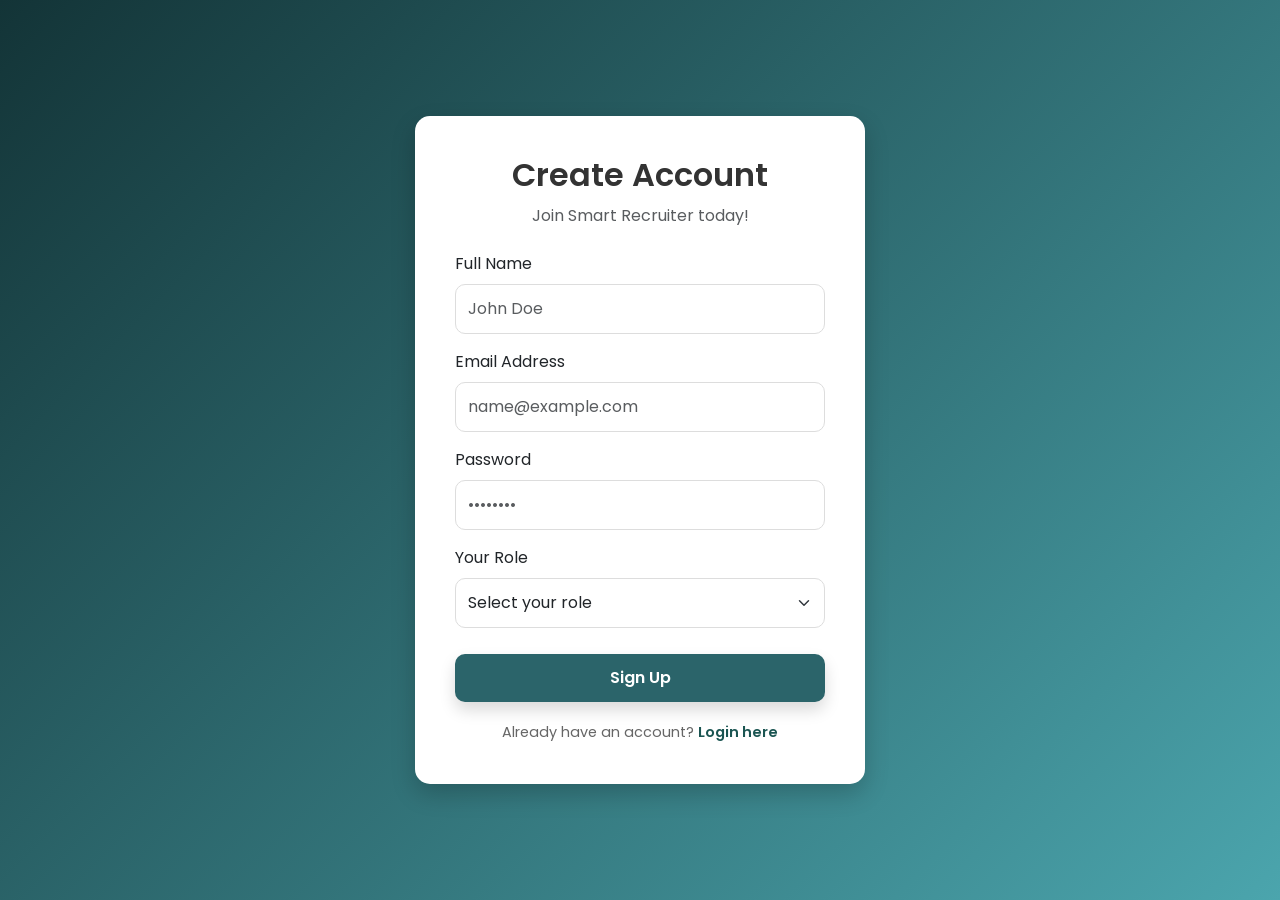
<file: templates/register.html>
<!DOCTYPE html>
<html lang="en">
<head>
    <meta charset="UTF-8">
    <meta name="viewport" content="width=device-width, initial-scale=1.0">
    <title>Register | Smart Recruiter</title>
    <link href="https://cdn.jsdelivr.net/npm/bootstrap@5.3.0/dist/css/bootstrap.min.css" rel="stylesheet">
    <link href="https://fonts.googleapis.com/css2?family=Poppins:wght@300;400;600&display=swap" rel="stylesheet">
    
    <style>
        body {
            font-family: 'Poppins', sans-serif;
            background: linear-gradient(135deg, #133437 0%, #4ba5ad 100%);
            min-height: 100vh;
            display: flex;
            align-items: center;
            justify-content: center;
            margin: 0;
            padding: 20px;
        }
        .register-card {
            background: #ffffff;
            padding: 40px;
            border-radius: 15px;
            box-shadow: 0 10px 25px rgba(0,0,0,0.2);
            width: 100%;
            max-width: 450px;
        }
        .register-card h2 {
            font-weight: 600;
            color: #333;
            margin-bottom: 10px;
            text-align: center;
        }
        .form-control, .form-select {
            border-radius: 10px;
            padding: 12px;
            margin-bottom: 15px;
            border: 1px solid #ddd;
        }
        .btn-register {
            background: #2b646a;
            color: white;
            width: 100%;
            padding: 12px;
            border-radius: 10px;
            font-weight: 600;
            border: none;
            transition: 0.3s;
            margin-top: 10px;
        }
        .btn-register:hover {
            background: #44919a;
            transform: translateY(-2px);
            color: white;
        }
        .footer-text {
            text-align: center;
            margin-top: 20px;
            font-size: 0.9rem;
            color: #666;
        }
        .footer-text a {
            color: #1b5552;
            text-decoration: none;
            font-weight: 600;
        }
    </style>
</head>
<body>

<div class="register-card">
    <h2>Create Account</h2>
    <p class="text-center text-muted mb-4">Join Smart Recruiter today!</p>
    
    <form action="/register_user" method="POST">
        <div class="mb-3">
            <label class="form-label">Full Name</label>
            <input type="text" name="username" class="form-control" placeholder="John Doe" required>
        </div>

        <div class="mb-3">
            <label class="form-label">Email Address</label>
            <input type="email" name="email" class="form-control" placeholder="name@example.com" required>
        </div>
        
        <div class="mb-3">
            <label class="form-label">Password</label>
            <input type="password" name="password" class="form-control" placeholder="••••••••" required>
        </div>

        <div class="mb-3">
            <label class="form-label">Your Role</label>
            <select name="role" class="form-select" required>
                <option value="" disabled selected>Select your role</option>
                <option value="Admin">Admin (Recruiter)</option>
                <option value="HR">HR Manager</option>
            </select>
        </div>
        
        <button type="submit" class="btn-register shadow">Sign Up</button>
    </form>
    
    <div class="footer-text">
        Already have an account? <a href="/login">Login here</a>
    </div>
</div>

</body>
</html>
</file>
